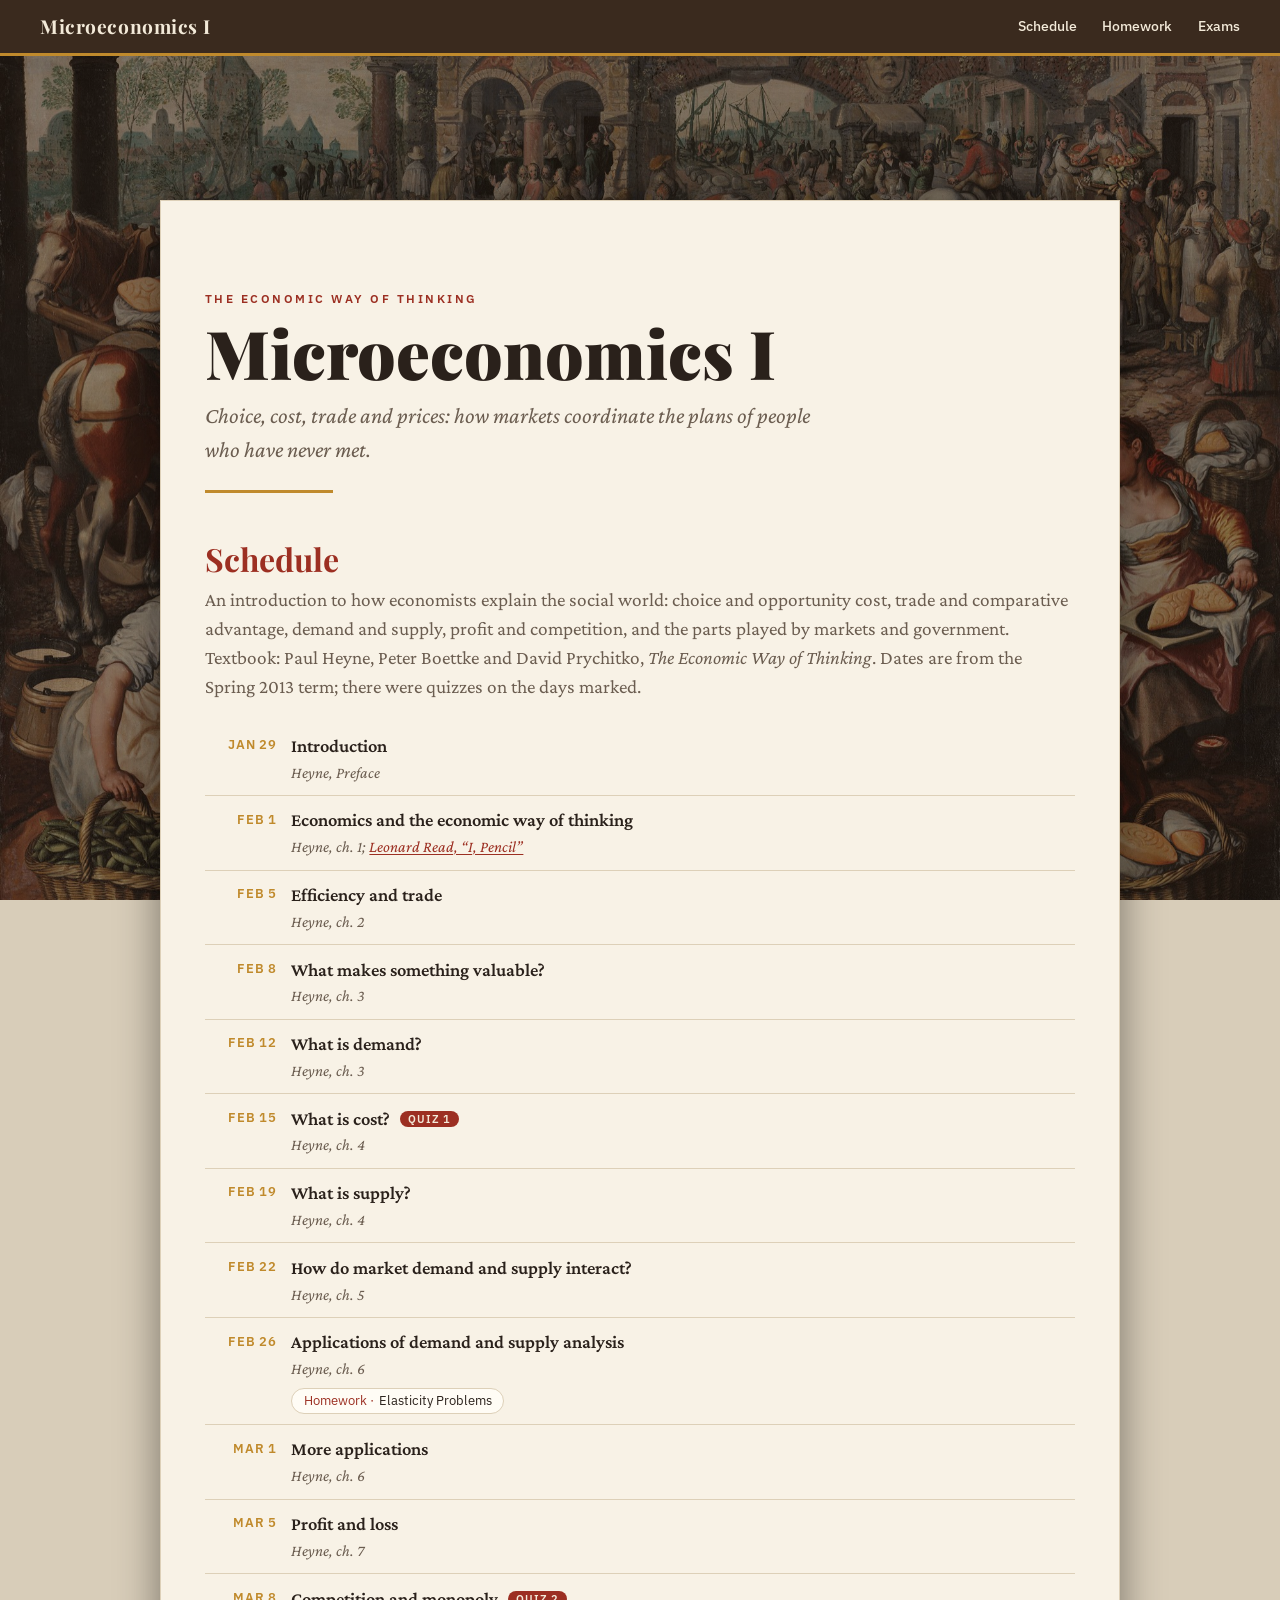
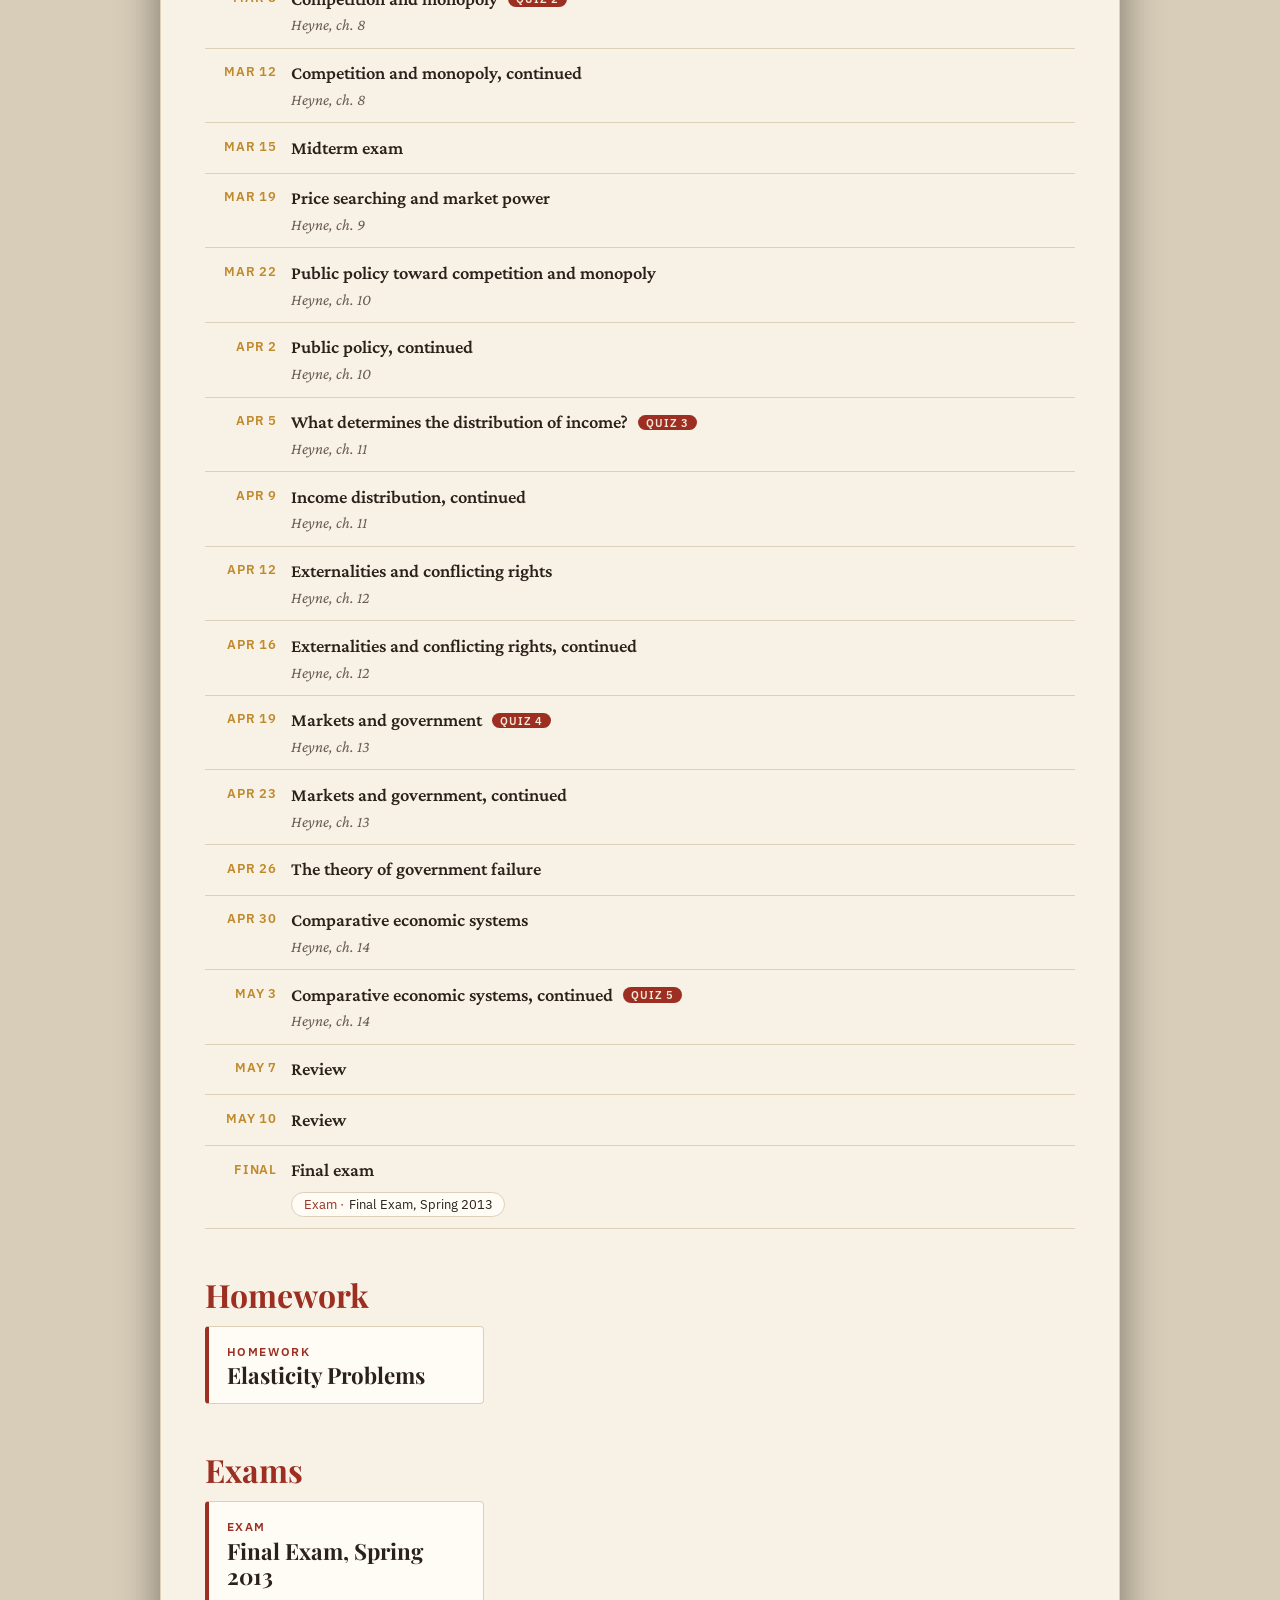
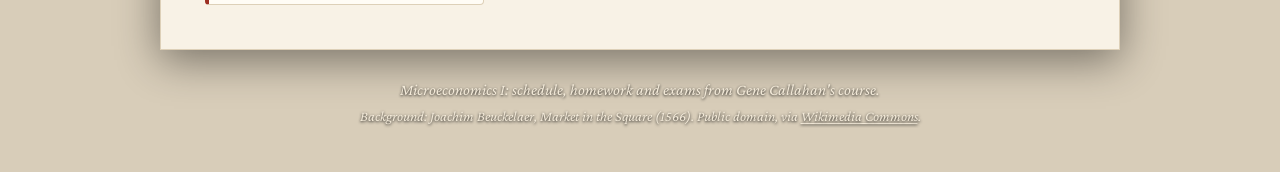
<file: index.html>
<!DOCTYPE html>
<html lang="en">
<head>
    <meta charset="utf-8">
    <meta name="viewport" content="width=device-width, initial-scale=1">
    <title>Microeconomics I</title>
    <link rel="preconnect" href="https://fonts.googleapis.com">
    <link rel="preconnect" href="https://fonts.gstatic.com" crossorigin>
    <link rel="stylesheet" href="https://fonts.googleapis.com/css2?family=Playfair+Display:wght@700;900&family=Crimson+Pro:ital,wght@0,400;0,600;1,400&family=IBM+Plex+Sans:wght@500;600&display=swap">
    <link rel="stylesheet" href="style.css?v=536da051">
</head>
<body class="home">
<nav class="site-nav">
  <a class="brand" href="index.html">Microeconomics I</a>
  <span class="links">
    <a href="index.html#schedule">Schedule</a>
    <a href="index.html#homework">Homework</a>
    <a href="index.html#exams">Exams</a>
  </span>
</nav>
<div class="sheet">
<header class="hero">
  <p class="kicker">The economic way of thinking</p>
  <h1>Microeconomics I</h1>
  <p class="sub">Choice, cost, trade and prices: how markets coordinate the plans of people who have never met.</p>
</header>
<main>
<section id="schedule">
<h2>Schedule</h2>
<p class="lede">An introduction to how economists explain the social world: choice and opportunity cost, trade and comparative advantage, demand and supply, profit and competition, and the parts played by markets and government. Textbook: Paul Heyne, Peter Boettke and David Prychitko, <cite>The Economic Way of Thinking</cite>. Dates are from the Spring 2013
term; there were quizzes on the days marked.</p>
<ol class="schedule">
<li class="topic"><span class="date">Jan 29</span><div><span class="title">Introduction</span><span class="reading">Heyne, Preface</span></div></li>
<li class="topic"><span class="date">Feb 1</span><div><span class="title">Economics and the economic way of thinking</span><span class="reading">Heyne, ch. 1; <a href="https://fee.org/ebooks/i-pencil">Leonard Read, &ldquo;I, Pencil&rdquo;</a></span></div></li>
<li class="topic"><span class="date">Feb 5</span><div><span class="title">Efficiency and trade</span><span class="reading">Heyne, ch. 2</span></div></li>
<li class="topic"><span class="date">Feb 8</span><div><span class="title">What makes something valuable?</span><span class="reading">Heyne, ch. 3</span></div></li>
<li class="topic"><span class="date">Feb 12</span><div><span class="title">What is demand?</span><span class="reading">Heyne, ch. 3</span></div></li>
<li class="topic"><span class="date">Feb 15</span><div><span class="title">What is cost?</span><span class="event">Quiz 1</span><span class="reading">Heyne, ch. 4</span></div></li>
<li class="topic"><span class="date">Feb 19</span><div><span class="title">What is supply?</span><span class="reading">Heyne, ch. 4</span></div></li>
<li class="topic"><span class="date">Feb 22</span><div><span class="title">How do market demand and supply interact?</span><span class="reading">Heyne, ch. 5</span></div></li>
<li class="topic"><span class="date">Feb 26</span><div><span class="title">Applications of demand and supply analysis</span><span class="reading">Heyne, ch. 6</span><span class="chips"><a class="chip homework" href="homework/elasticity-homework.html">Elasticity Problems</a></span></div></li>
<li class="topic"><span class="date">Mar 1</span><div><span class="title">More applications</span><span class="reading">Heyne, ch. 6</span></div></li>
<li class="topic"><span class="date">Mar 5</span><div><span class="title">Profit and loss</span><span class="reading">Heyne, ch. 7</span></div></li>
<li class="topic"><span class="date">Mar 8</span><div><span class="title">Competition and monopoly</span><span class="event">Quiz 2</span><span class="reading">Heyne, ch. 8</span></div></li>
<li class="topic"><span class="date">Mar 12</span><div><span class="title">Competition and monopoly, continued</span><span class="reading">Heyne, ch. 8</span></div></li>
<li class="topic"><span class="date">Mar 15</span><div><span class="title">Midterm exam</span></div></li>
<li class="topic"><span class="date">Mar 19</span><div><span class="title">Price searching and market power</span><span class="reading">Heyne, ch. 9</span></div></li>
<li class="topic"><span class="date">Mar 22</span><div><span class="title">Public policy toward competition and monopoly</span><span class="reading">Heyne, ch. 10</span></div></li>
<li class="topic"><span class="date">Apr 2</span><div><span class="title">Public policy, continued</span><span class="reading">Heyne, ch. 10</span></div></li>
<li class="topic"><span class="date">Apr 5</span><div><span class="title">What determines the distribution of income?</span><span class="event">Quiz 3</span><span class="reading">Heyne, ch. 11</span></div></li>
<li class="topic"><span class="date">Apr 9</span><div><span class="title">Income distribution, continued</span><span class="reading">Heyne, ch. 11</span></div></li>
<li class="topic"><span class="date">Apr 12</span><div><span class="title">Externalities and conflicting rights</span><span class="reading">Heyne, ch. 12</span></div></li>
<li class="topic"><span class="date">Apr 16</span><div><span class="title">Externalities and conflicting rights, continued</span><span class="reading">Heyne, ch. 12</span></div></li>
<li class="topic"><span class="date">Apr 19</span><div><span class="title">Markets and government</span><span class="event">Quiz 4</span><span class="reading">Heyne, ch. 13</span></div></li>
<li class="topic"><span class="date">Apr 23</span><div><span class="title">Markets and government, continued</span><span class="reading">Heyne, ch. 13</span></div></li>
<li class="topic"><span class="date">Apr 26</span><div><span class="title">The theory of government failure</span></div></li>
<li class="topic"><span class="date">Apr 30</span><div><span class="title">Comparative economic systems</span><span class="reading">Heyne, ch. 14</span></div></li>
<li class="topic"><span class="date">May 3</span><div><span class="title">Comparative economic systems, continued</span><span class="event">Quiz 5</span><span class="reading">Heyne, ch. 14</span></div></li>
<li class="topic"><span class="date">May 7</span><div><span class="title">Review</span></div></li>
<li class="topic"><span class="date">May 10</span><div><span class="title">Review</span></div></li>
<li class="topic"><span class="date">Final</span><div><span class="title">Final exam</span><span class="chips"><a class="chip exam" href="exams/final-2013.html">Final Exam, Spring 2013</a></span></div></li>
</ol>
</section>
<section id="homework">
<h2>Homework</h2>
<ul class="cards">
<li><a class="card" href="homework/elasticity-homework.html"><span class="label">Homework</span><span class="title">Elasticity Problems</span></a></li>
</ul>
</section>
<section id="exams">
<h2>Exams</h2>
<ul class="cards">
<li><a class="card" href="exams/final-2013.html"><span class="label">Exam</span><span class="title">Final Exam, Spring 2013</span></a></li>
</ul>
</section>
</main>
</div>
<footer class="site-footer">
  <p>Microeconomics I: schedule, homework and exams from Gene Callahan's course.</p>
  <p class="credit">Background: Joachim Beuckelaer, <cite>Market in the Square</cite> (1566). Public domain, via <a href="https://commons.wikimedia.org/wiki/File:Joachim_Beuckelaer_-_Market_in_the_Square.jpg">Wikimedia Commons</a>.</p>
</footer>
</body>
</html>
</file>
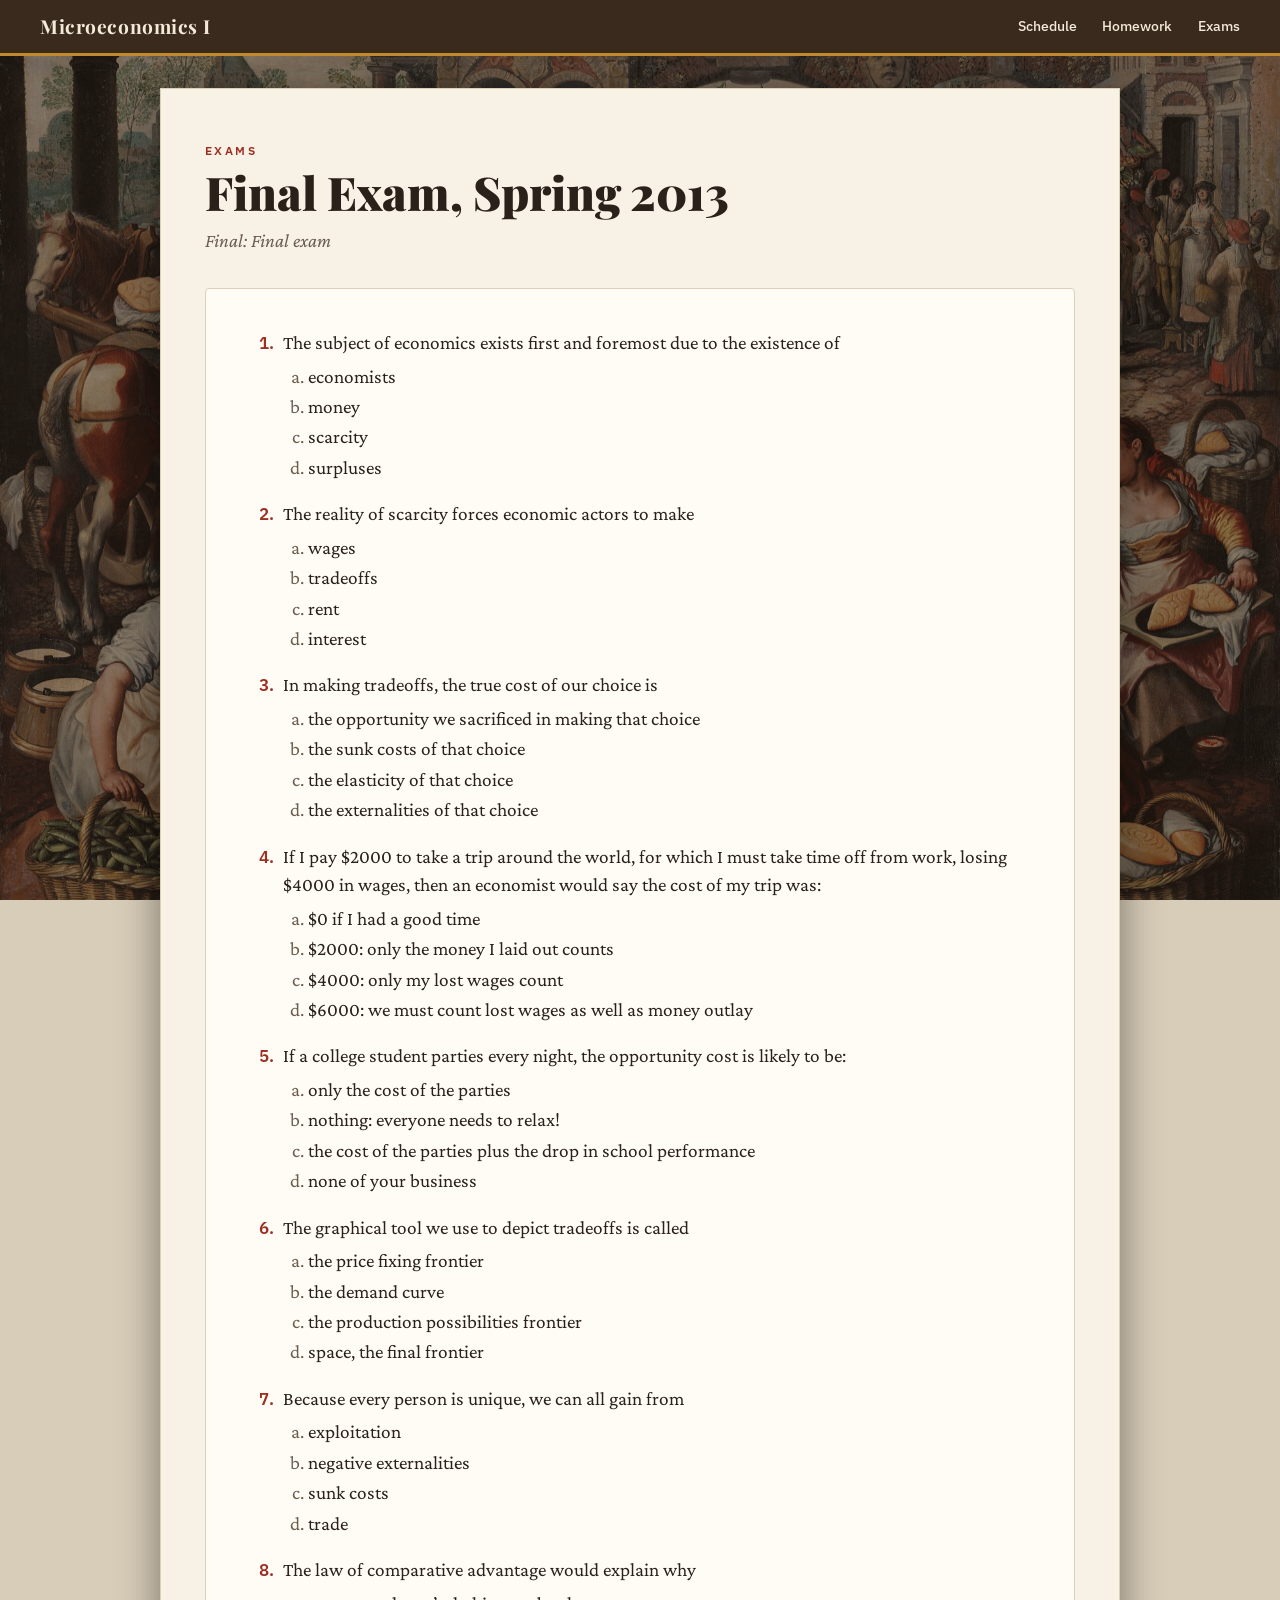
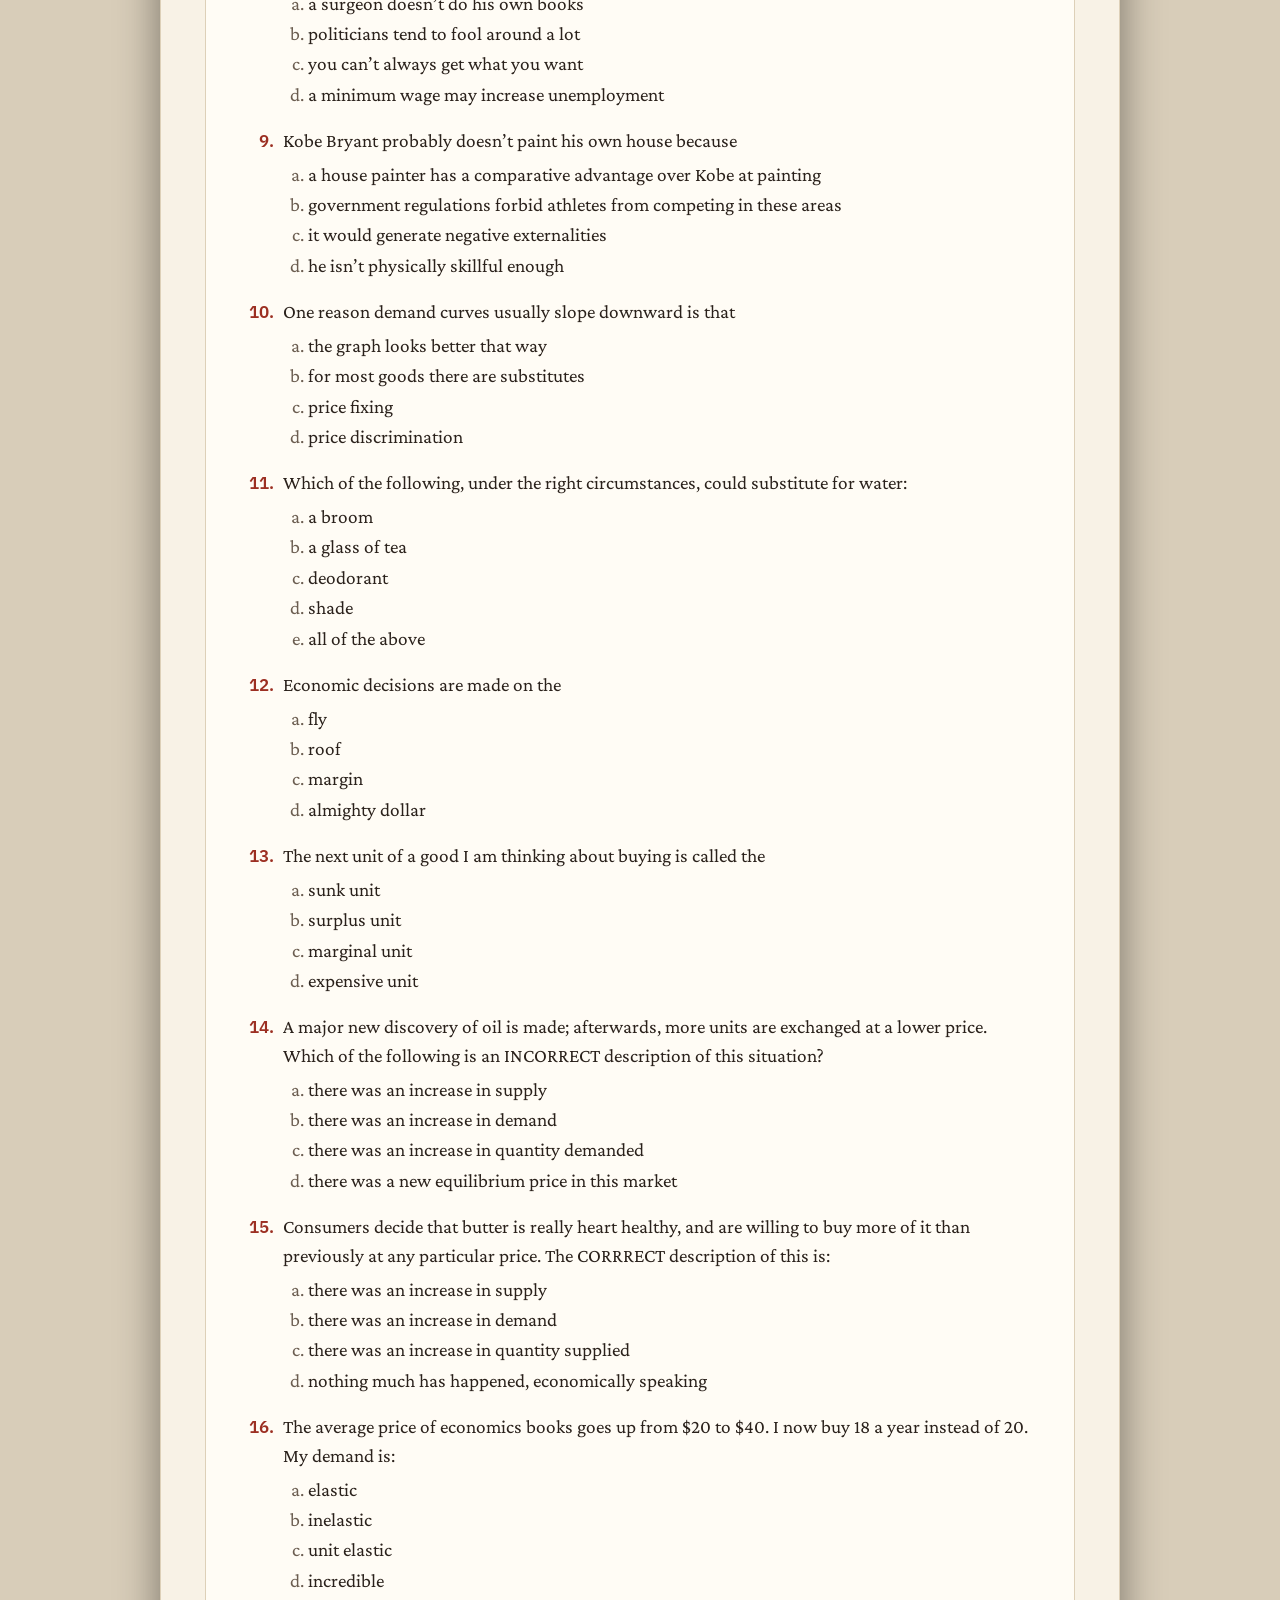
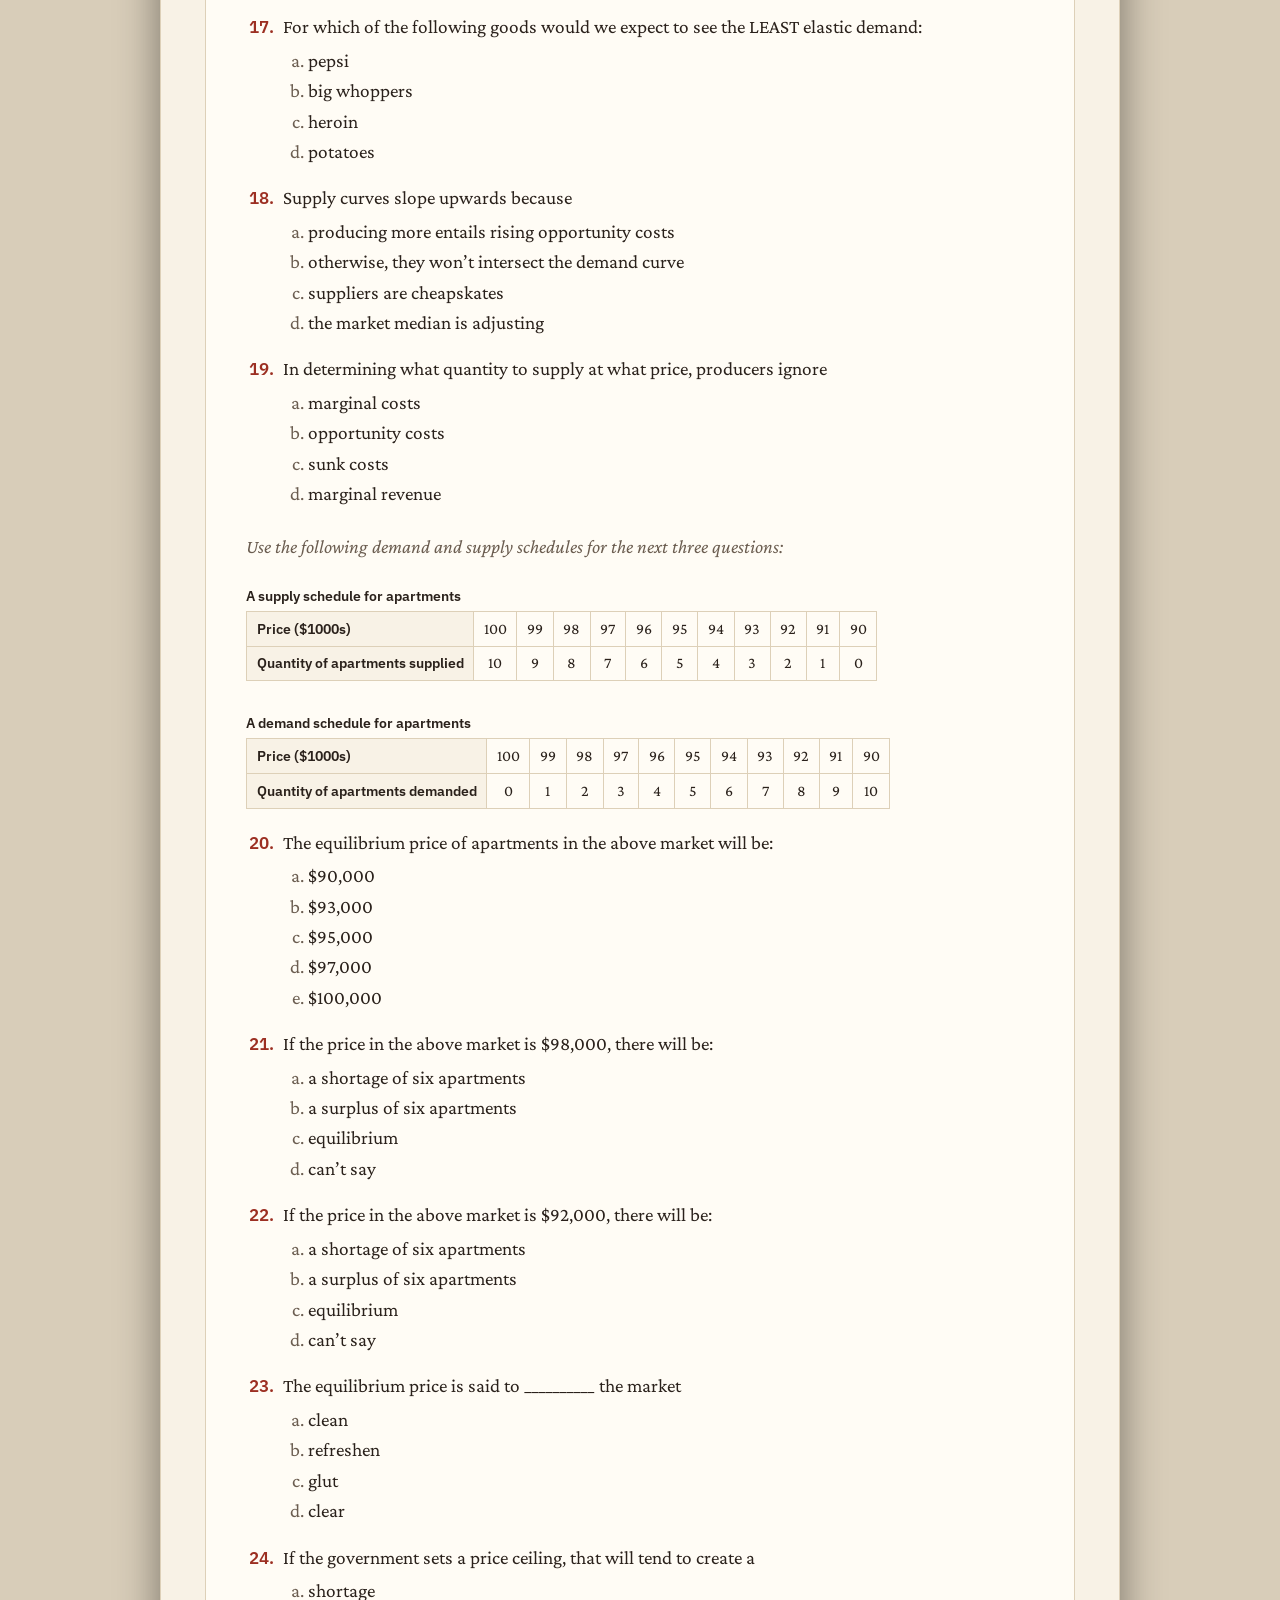
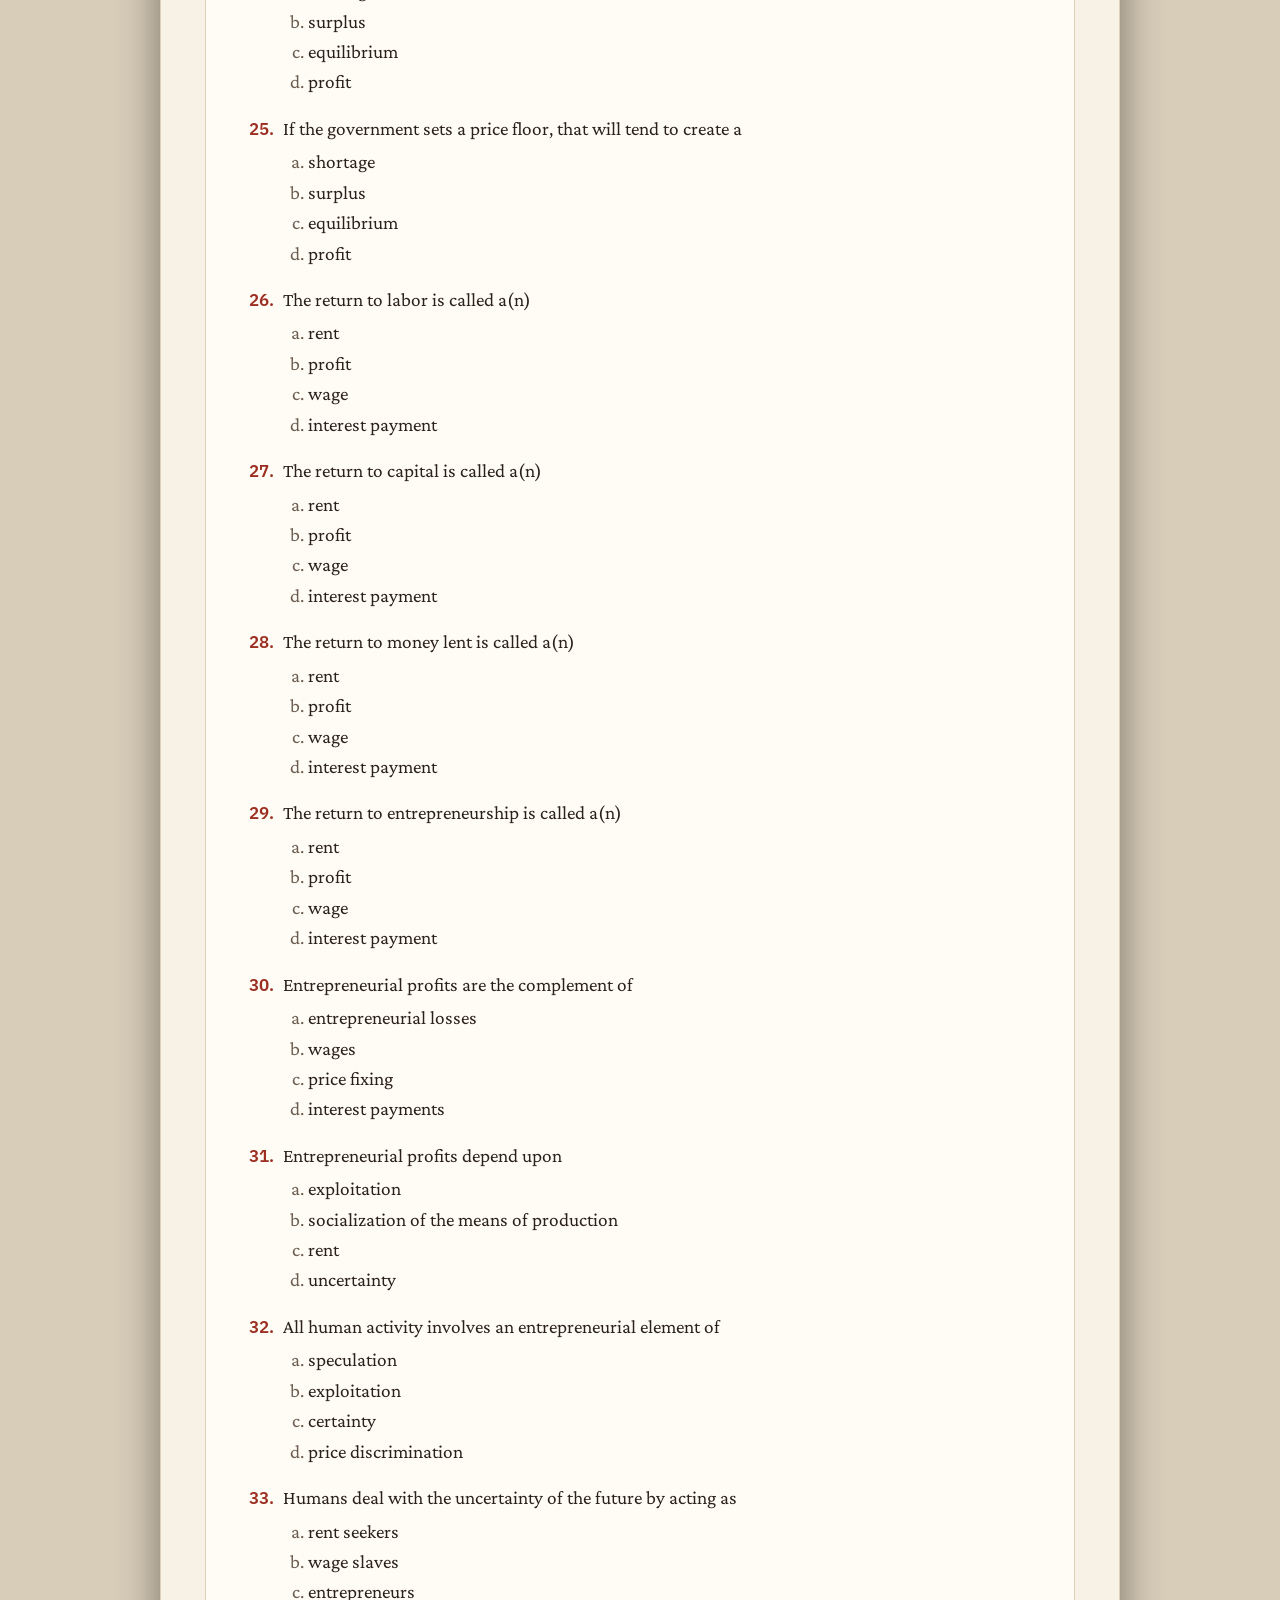
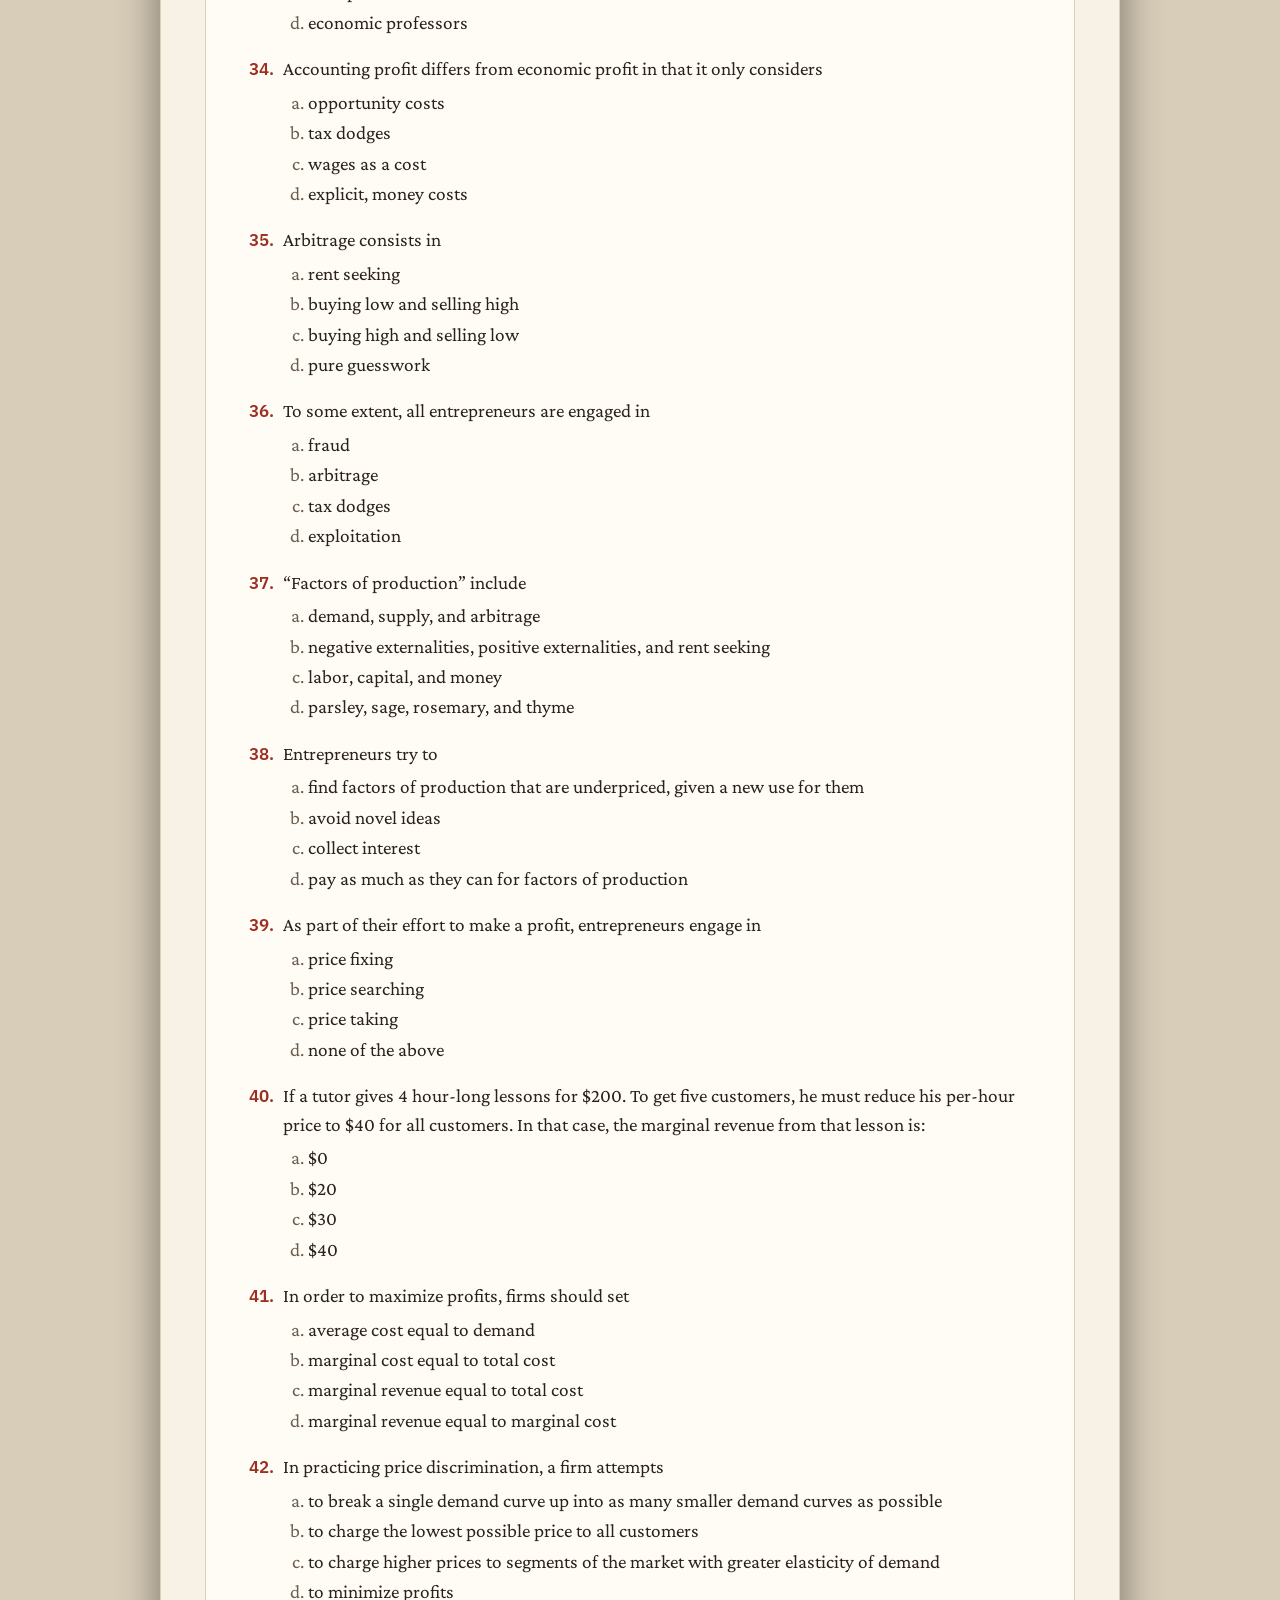
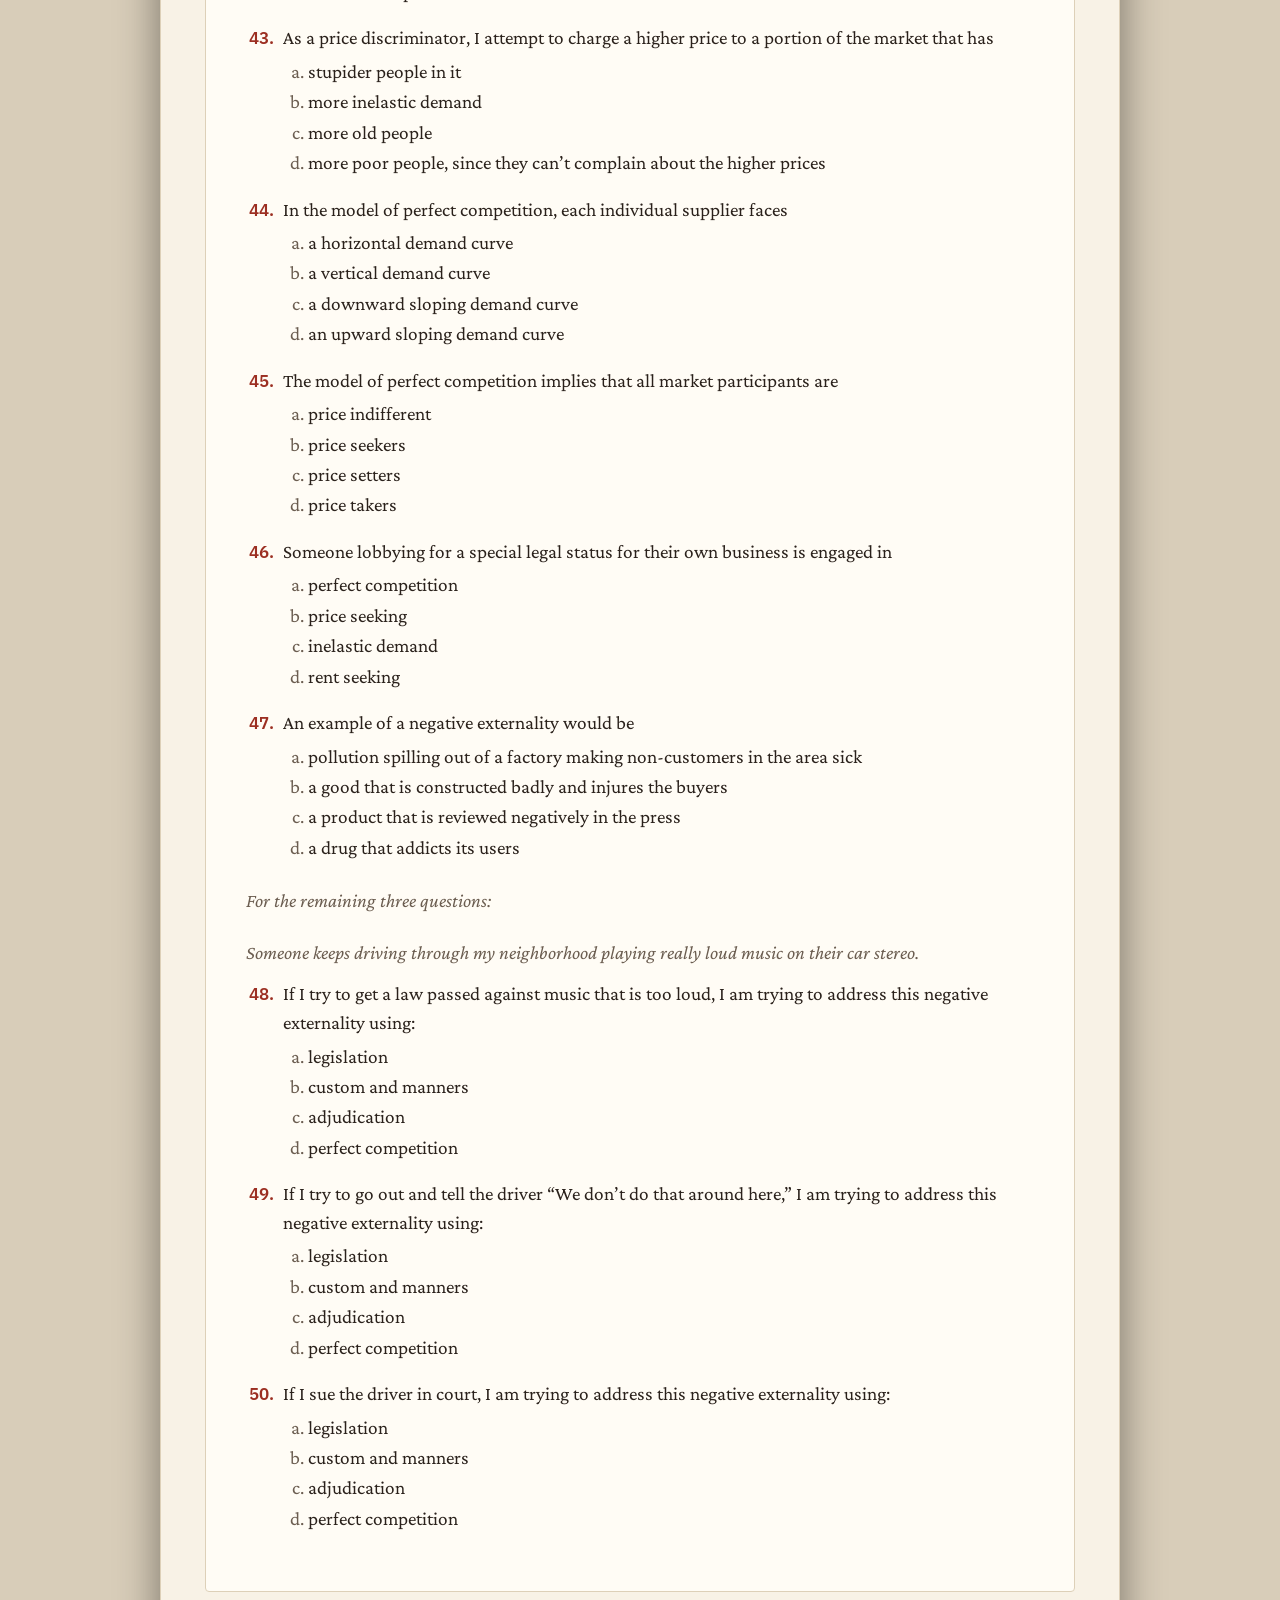
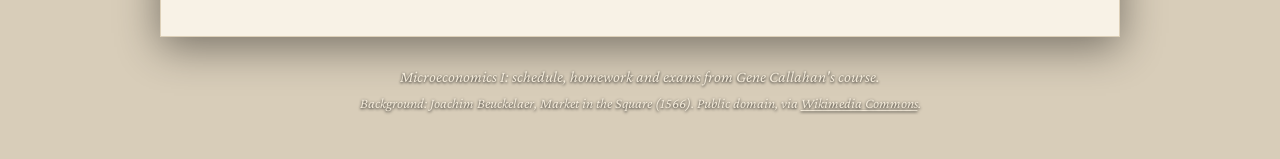
<file: exams/final-2013.html>
<!DOCTYPE html>
<html lang="en">
<head>
    <meta charset="utf-8">
    <meta name="viewport" content="width=device-width, initial-scale=1">
    <title>Final Exam, Spring 2013 · Microeconomics I</title>
    <link rel="preconnect" href="https://fonts.googleapis.com">
    <link rel="preconnect" href="https://fonts.gstatic.com" crossorigin>
    <link rel="stylesheet" href="https://fonts.googleapis.com/css2?family=Playfair+Display:wght@700;900&family=Crimson+Pro:ital,wght@0,400;0,600;1,400&family=IBM+Plex+Sans:wght@500;600&display=swap">
    <link rel="stylesheet" href="../style.css?v=536da051">
</head>
<body class="exams">
<nav class="site-nav">
  <a class="brand" href="../index.html">Microeconomics I</a>
  <span class="links">
    <a href="../index.html#schedule">Schedule</a>
    <a href="../index.html#homework">Homework</a>
    <a href="../index.html#exams">Exams</a>
  </span>
</nav>
<div class="sheet">
<header class="hero">
  <p class="kicker">Exams</p>
  <h1>Final Exam, Spring 2013</h1>
  <p class="sub">Final: Final exam</p>
</header>
<main>
<article class="paper">
<ol class="questions" start="1">
<li><p>The subject of economics exists first and foremost due to the existence of</p>
<ol class="options" type="a">
<li>economists</li>
<li>money</li>
<li>scarcity</li>
<li>surpluses</li>
</ol>
</li>
<li><p>The reality of scarcity forces economic actors to make</p>
<ol class="options" type="a">
<li>wages</li>
<li>tradeoffs</li>
<li>rent</li>
<li>interest</li>
</ol>
</li>
<li><p>In making tradeoffs, the true cost of our choice is</p>
<ol class="options" type="a">
<li>the opportunity we sacrificed in making that choice</li>
<li>the sunk costs of that choice</li>
<li>the elasticity of that choice</li>
<li>the externalities of that choice</li>
</ol>
</li>
<li><p>If I pay $2000 to take a trip around the world, for which I must take time off from work, losing $4000 in wages, then an economist would say the cost of my trip was:</p>
<ol class="options" type="a">
<li>$0 if I had a good time</li>
<li>$2000: only the money I laid out counts</li>
<li>$4000: only my lost wages count</li>
<li>$6000: we must count lost wages as well as money outlay</li>
</ol>
</li>
<li><p>If a college student parties every night, the opportunity cost is likely to be:</p>
<ol class="options" type="a">
<li>only the cost of the parties</li>
<li>nothing: everyone needs to relax!</li>
<li>the cost of the parties plus the drop in school performance</li>
<li>none of your business</li>
</ol>
</li>
<li><p>The graphical tool we use to depict tradeoffs is called</p>
<ol class="options" type="a">
<li>the price fixing frontier</li>
<li>the demand curve</li>
<li>the production possibilities frontier</li>
<li>space, the final frontier</li>
</ol>
</li>
<li><p>Because every person is unique, we can all gain from</p>
<ol class="options" type="a">
<li>exploitation</li>
<li>negative externalities</li>
<li>sunk costs</li>
<li>trade</li>
</ol>
</li>
<li><p>The law of comparative advantage would explain why</p>
<ol class="options" type="a">
<li>a surgeon doesn’t do his own books</li>
<li>politicians tend to fool around a lot</li>
<li>you can’t always get what you want</li>
<li>a minimum wage may increase unemployment</li>
</ol>
</li>
<li><p>Kobe Bryant probably doesn’t paint his own house because</p>
<ol class="options" type="a">
<li>a house painter has a comparative advantage over Kobe at painting</li>
<li>government regulations forbid athletes from competing in these areas</li>
<li>it would generate negative externalities</li>
<li>he isn’t physically skillful enough</li>
</ol>
</li>
<li><p>One reason demand curves usually slope downward is that</p>
<ol class="options" type="a">
<li>the graph looks better that way</li>
<li>for most goods there are substitutes</li>
<li>price fixing</li>
<li>price discrimination</li>
</ol>
</li>
<li><p>Which of the following, under the right circumstances, could substitute for water:</p>
<ol class="options" type="a">
<li>a broom</li>
<li>a glass of tea</li>
<li>deodorant</li>
<li>shade</li>
<li>all of the above</li>
</ol>
</li>
<li><p>Economic decisions are made on the</p>
<ol class="options" type="a">
<li>fly</li>
<li>roof</li>
<li>margin</li>
<li>almighty dollar</li>
</ol>
</li>
<li><p>The next unit of a good I am thinking about buying is called the</p>
<ol class="options" type="a">
<li>sunk unit</li>
<li>surplus unit</li>
<li>marginal unit</li>
<li>expensive unit</li>
</ol>
</li>
<li><p>A major new discovery of oil is made; afterwards, more units are exchanged at a lower price. Which of the following is an INCORRECT description of this situation?</p>
<ol class="options" type="a">
<li>there was an increase in supply</li>
<li>there was an increase in demand</li>
<li>there was an increase in quantity demanded</li>
<li>there was a new equilibrium price in this market</li>
</ol>
</li>
<li><p>Consumers decide that butter is really heart healthy, and are willing to buy more of it than previously at any particular price. The CORRRECT description of this is:</p>
<ol class="options" type="a">
<li>there was an increase in supply</li>
<li>there was an increase in demand</li>
<li>there was an increase in quantity supplied</li>
<li>nothing much has happened, economically speaking</li>
</ol>
</li>
<li><p>The average price of economics books goes up from $20 to $40. I now buy 18 a year instead of 20. My demand is:</p>
<ol class="options" type="a">
<li>elastic</li>
<li>inelastic</li>
<li>unit elastic</li>
<li>incredible</li>
</ol>
</li>
<li><p>For which of the following goods would we expect to see the LEAST elastic demand:</p>
<ol class="options" type="a">
<li>pepsi</li>
<li>big whoppers</li>
<li>heroin</li>
<li>potatoes</li>
</ol>
</li>
<li><p>Supply curves slope upwards because</p>
<ol class="options" type="a">
<li>producing more entails rising opportunity costs</li>
<li>otherwise, they won’t intersect the demand curve</li>
<li>suppliers are cheapskates</li>
<li>the market median is adjusting</li>
</ol>
</li>
<li><p>In determining what quantity to supply at what price, producers ignore</p>
<ol class="options" type="a">
<li>marginal costs</li>
<li>opportunity costs</li>
<li>sunk costs</li>
<li>marginal revenue</li>
</ol>
</li>
</ol>
<p class="instructions">Use the following demand and supply schedules for the next three questions:</p>
<div class="table-wrap"><table class="schedule-table">
<caption>A supply schedule for apartments</caption>
<tr><th scope="row">Price ($1000s)</th><td>100</td><td>99</td><td>98</td><td>97</td><td>96</td><td>95</td><td>94</td><td>93</td><td>92</td><td>91</td><td>90</td></tr>
<tr><th scope="row">Quantity of apartments supplied</th><td>10</td><td>9</td><td>8</td><td>7</td><td>6</td><td>5</td><td>4</td><td>3</td><td>2</td><td>1</td><td>0</td></tr>
</table></div>
<div class="table-wrap"><table class="schedule-table">
<caption>A demand schedule for apartments</caption>
<tr><th scope="row">Price ($1000s)</th><td>100</td><td>99</td><td>98</td><td>97</td><td>96</td><td>95</td><td>94</td><td>93</td><td>92</td><td>91</td><td>90</td></tr>
<tr><th scope="row">Quantity of apartments demanded</th><td>0</td><td>1</td><td>2</td><td>3</td><td>4</td><td>5</td><td>6</td><td>7</td><td>8</td><td>9</td><td>10</td></tr>
</table></div>
<ol class="questions" start="20">
<li><p>The equilibrium price of apartments in the above market will be:</p>
<ol class="options" type="a">
<li>$90,000</li>
<li>$93,000</li>
<li>$95,000</li>
<li>$97,000</li>
<li>$100,000</li>
</ol>
</li>
<li><p>If the price in the above market is $98,000, there will be:</p>
<ol class="options" type="a">
<li>a shortage of six apartments</li>
<li>a surplus of six apartments</li>
<li>equilibrium</li>
<li>can’t say</li>
</ol>
</li>
<li><p>If the price in the above market is $92,000, there will be:</p>
<ol class="options" type="a">
<li>a shortage of six apartments</li>
<li>a surplus of six apartments</li>
<li>equilibrium</li>
<li>can’t say</li>
</ol>
</li>
<li><p>The equilibrium price is said to __________ the market</p>
<ol class="options" type="a">
<li>clean</li>
<li>refreshen</li>
<li>glut</li>
<li>clear</li>
</ol>
</li>
<li><p>If the government sets a price ceiling, that will tend to create a</p>
<ol class="options" type="a">
<li>shortage</li>
<li>surplus</li>
<li>equilibrium</li>
<li>profit</li>
</ol>
</li>
<li><p>If the government sets a price floor, that will tend to create a</p>
<ol class="options" type="a">
<li>shortage</li>
<li>surplus</li>
<li>equilibrium</li>
<li>profit</li>
</ol>
</li>
<li><p>The return to labor is called a(n)</p>
<ol class="options" type="a">
<li>rent</li>
<li>profit</li>
<li>wage</li>
<li>interest payment</li>
</ol>
</li>
<li><p>The return to capital is called a(n)</p>
<ol class="options" type="a">
<li>rent</li>
<li>profit</li>
<li>wage</li>
<li>interest payment</li>
</ol>
</li>
<li><p>The return to money lent is called a(n)</p>
<ol class="options" type="a">
<li>rent</li>
<li>profit</li>
<li>wage</li>
<li>interest payment</li>
</ol>
</li>
<li><p>The return to entrepreneurship is called a(n)</p>
<ol class="options" type="a">
<li>rent</li>
<li>profit</li>
<li>wage</li>
<li>interest payment</li>
</ol>
</li>
<li><p>Entrepreneurial profits are the complement of</p>
<ol class="options" type="a">
<li>entrepreneurial losses</li>
<li>wages</li>
<li>price fixing</li>
<li>interest payments</li>
</ol>
</li>
<li><p>Entrepreneurial profits depend upon</p>
<ol class="options" type="a">
<li>exploitation</li>
<li>socialization of the means of production</li>
<li>rent</li>
<li>uncertainty</li>
</ol>
</li>
<li><p>All human activity involves an entrepreneurial element of</p>
<ol class="options" type="a">
<li>speculation</li>
<li>exploitation</li>
<li>certainty</li>
<li>price discrimination</li>
</ol>
</li>
<li><p>Humans deal with the uncertainty of the future by acting as</p>
<ol class="options" type="a">
<li>rent seekers</li>
<li>wage slaves</li>
<li>entrepreneurs</li>
<li>economic professors</li>
</ol>
</li>
<li><p>Accounting profit differs from economic profit in that it only considers</p>
<ol class="options" type="a">
<li>opportunity costs</li>
<li>tax dodges</li>
<li>wages as a cost</li>
<li>explicit, money costs</li>
</ol>
</li>
<li><p>Arbitrage consists in</p>
<ol class="options" type="a">
<li>rent seeking</li>
<li>buying low and selling high</li>
<li>buying high and selling low</li>
<li>pure guesswork</li>
</ol>
</li>
<li><p>To some extent, all entrepreneurs are engaged in</p>
<ol class="options" type="a">
<li>fraud</li>
<li>arbitrage</li>
<li>tax dodges</li>
<li>exploitation</li>
</ol>
</li>
<li><p>“Factors of production” include</p>
<ol class="options" type="a">
<li>demand, supply, and arbitrage</li>
<li>negative externalities, positive externalities, and rent seeking</li>
<li>labor, capital, and money</li>
<li>parsley, sage, rosemary, and thyme</li>
</ol>
</li>
<li><p>Entrepreneurs try to</p>
<ol class="options" type="a">
<li>find factors of production that are underpriced, given a new use for them</li>
<li>avoid novel ideas</li>
<li>collect interest</li>
<li>pay as much as they can for factors of production</li>
</ol>
</li>
<li><p>As part of their effort to make a profit, entrepreneurs engage in</p>
<ol class="options" type="a">
<li>price fixing</li>
<li>price searching</li>
<li>price taking</li>
<li>none of the above</li>
</ol>
</li>
<li><p>If a tutor gives 4 hour-long lessons for $200. To get five customers, he must reduce his per-hour price to $40 for all customers. In that case, the marginal revenue from that lesson is:</p>
<ol class="options" type="a">
<li>$0</li>
<li>$20</li>
<li>$30</li>
<li>$40</li>
</ol>
</li>
<li><p>In order to maximize profits, firms should set</p>
<ol class="options" type="a">
<li>average cost equal to demand</li>
<li>marginal cost equal to total cost</li>
<li>marginal revenue equal to total cost</li>
<li>marginal revenue equal to marginal cost</li>
</ol>
</li>
<li><p>In practicing price discrimination, a firm attempts</p>
<ol class="options" type="a">
<li>to break a single demand curve up into as many smaller demand curves as possible</li>
<li>to charge the lowest possible price to all customers</li>
<li>to charge higher prices to segments of the market with greater elasticity of demand</li>
<li>to minimize profits</li>
</ol>
</li>
<li><p>As a price discriminator, I attempt to charge a higher price to a portion of the market that has</p>
<ol class="options" type="a">
<li>stupider people in it</li>
<li>more inelastic demand</li>
<li>more old people</li>
<li>more poor people, since they can’t complain about the higher prices</li>
</ol>
</li>
<li><p>In the model of perfect competition, each individual supplier faces</p>
<ol class="options" type="a">
<li>a horizontal demand curve</li>
<li>a vertical demand curve</li>
<li>a downward sloping demand curve</li>
<li>an upward sloping demand curve</li>
</ol>
</li>
<li><p>The model of perfect competition implies that all market participants are</p>
<ol class="options" type="a">
<li>price indifferent</li>
<li>price seekers</li>
<li>price setters</li>
<li>price takers</li>
</ol>
</li>
<li><p>Someone lobbying for a special legal status for their own business is engaged in</p>
<ol class="options" type="a">
<li>perfect competition</li>
<li>price seeking</li>
<li>inelastic demand</li>
<li>rent seeking</li>
</ol>
</li>
<li><p>An example of a negative externality would be</p>
<ol class="options" type="a">
<li>pollution spilling out of a factory making non-customers in the area sick</li>
<li>a good that is constructed badly and injures the buyers</li>
<li>a product that is reviewed negatively in the press</li>
<li>a drug that addicts its users</li>
</ol>
</li>
</ol>
<p class="instructions">For the remaining three questions:</p>
<p class="instructions">Someone keeps driving through my neighborhood playing really loud music on their car stereo.</p>
<ol class="questions" start="48">
<li><p>If I try to get a law passed against music that is too loud, I am trying to address this negative externality using:</p>
<ol class="options" type="a">
<li>legislation</li>
<li>custom and manners</li>
<li>adjudication</li>
<li>perfect competition</li>
</ol>
</li>
<li><p>If I try to go out and tell the driver “We don’t do that around here,” I am trying to address this negative externality using:</p>
<ol class="options" type="a">
<li>legislation</li>
<li>custom and manners</li>
<li>adjudication</li>
<li>perfect competition</li>
</ol>
</li>
<li><p>If I sue the driver in court, I am trying to address this negative externality using:</p>
<ol class="options" type="a">
<li>legislation</li>
<li>custom and manners</li>
<li>adjudication</li>
<li>perfect competition</li>
</ol>
</li>
</ol>
</article>
</main>
</div>
<footer class="site-footer">
  <p>Microeconomics I: schedule, homework and exams from Gene Callahan's course.</p>
  <p class="credit">Background: Joachim Beuckelaer, <cite>Market in the Square</cite> (1566). Public domain, via <a href="https://commons.wikimedia.org/wiki/File:Joachim_Beuckelaer_-_Market_in_the_Square.jpg">Wikimedia Commons</a>.</p>
</footer>
</body>
</html>
</file>
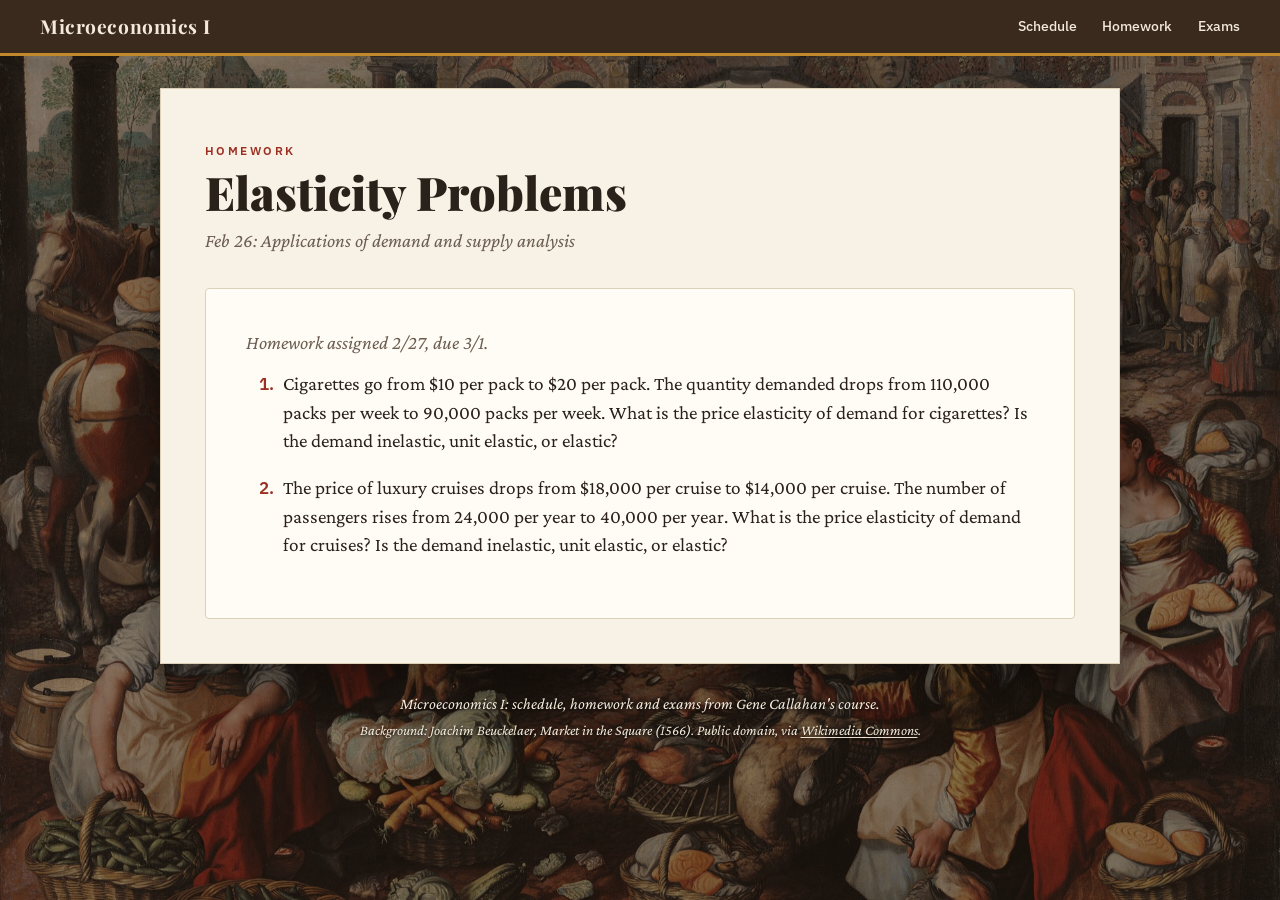
<file: homework/elasticity-homework.html>
<!DOCTYPE html>
<html lang="en">
<head>
    <meta charset="utf-8">
    <meta name="viewport" content="width=device-width, initial-scale=1">
    <title>Elasticity Problems · Microeconomics I</title>
    <link rel="preconnect" href="https://fonts.googleapis.com">
    <link rel="preconnect" href="https://fonts.gstatic.com" crossorigin>
    <link rel="stylesheet" href="https://fonts.googleapis.com/css2?family=Playfair+Display:wght@700;900&family=Crimson+Pro:ital,wght@0,400;0,600;1,400&family=IBM+Plex+Sans:wght@500;600&display=swap">
    <link rel="stylesheet" href="../style.css?v=536da051">
</head>
<body class="homework">
<nav class="site-nav">
  <a class="brand" href="../index.html">Microeconomics I</a>
  <span class="links">
    <a href="../index.html#schedule">Schedule</a>
    <a href="../index.html#homework">Homework</a>
    <a href="../index.html#exams">Exams</a>
  </span>
</nav>
<div class="sheet">
<header class="hero">
  <p class="kicker">Homework</p>
  <h1>Elasticity Problems</h1>
  <p class="sub">Feb 26: Applications of demand and supply analysis</p>
</header>
<main>
<article class="paper">
<p class="instructions">Homework assigned 2/27, due 3/1.</p>
<ol class="questions" start="1">
<li><p>Cigarettes go from $10 per pack to $20 per pack. The quantity demanded drops from 110,000 packs per week to 90,000 packs per week. What is the price elasticity of demand for cigarettes? Is the demand inelastic, unit elastic, or elastic?</p>
</li>
<li><p>The price of luxury cruises drops from $18,000 per cruise to $14,000 per cruise. The number of passengers rises from 24,000 per year to 40,000 per year. What is the price elasticity of demand for cruises? Is the demand inelastic, unit elastic, or elastic?</p>
</li>
</ol>
</article>
</main>
</div>
<footer class="site-footer">
  <p>Microeconomics I: schedule, homework and exams from Gene Callahan's course.</p>
  <p class="credit">Background: Joachim Beuckelaer, <cite>Market in the Square</cite> (1566). Public domain, via <a href="https://commons.wikimedia.org/wiki/File:Joachim_Beuckelaer_-_Market_in_the_Square.jpg">Wikimedia Commons</a>.</p>
</footer>
</body>
</html>
</file>
<file: style.css>
/* Shared styles for the Microeconomics I site.
   Look: a sheet laid over Joachim Beuckelaer's "Market in the Square" (1566):
   madder red, ochre and walnut, Playfair Display and Crimson Pro type.
   Every colour, width and font is defined once, here. */

:root {
    /* colours */
    --ink: #2a211b;
    --muted: #6b5d50;
    --accent: #9c2f22;           /* primary accent: the market-women's madder red */
    --accent-light: #c0442f;
    --ochre: #c08a2c;            /* secondary accent: basket and bread ochre */
    --bar: #3a2a1e;              /* top bar: walnut */
    --bar-text: #f3ead9;
    --desk: #d8cdb9;
    --paper: #f8f2e6;
    --card: #fffcf5;
    --rule: #ddd0b8;
    --backdrop-tint: rgba(40, 24, 14, 0.35);   /* darkens the painting behind the page */
    --shadow: rgba(0, 0, 0, 0.45);

    /* type */
    --display: "Playfair Display", Georgia, serif;
    --serif: "Crimson Pro", Georgia, "Times New Roman", serif;
    --sans: "IBM Plex Sans", "Helvetica Neue", Arial, sans-serif;
    --base-size: 1.2rem;

    /* geometry */
    --page-width: 60rem;
    --date-column: 4.5rem;
    --sheet-pad-x: clamp(1rem, 4vw, 2.75rem);
    --radius: 4px;

    /* background painting */
    --backdrop: url("graphics/beuckelaer-market-in-the-square.jpg");
}

* { box-sizing: border-box; }

html { scroll-padding-top: 4.5rem; }

body {
    margin: 0;
    min-height: 100vh;
    overflow-x: hidden;
    font-family: var(--serif);
    font-size: var(--base-size);
    line-height: 1.5;
    color: var(--ink);
    background: var(--desk);
}

/* The painting sits in a fixed layer behind everything (background-attachment:
   fixed is unreliable on mobile browsers). */
body::before {
    content: "";
    position: fixed;
    inset: 0;
    z-index: -1;
    background: linear-gradient(var(--backdrop-tint), var(--backdrop-tint)), var(--backdrop) center / cover no-repeat;
}

a { color: var(--accent); text-underline-offset: 0.15em; }
a:hover { color: var(--accent-light); }

h1, h2, h3 { font-family: var(--display); line-height: 1.15; color: var(--ink); }

/* ---------- Top navigation ---------- */
.site-nav {
    position: sticky;
    top: 0;
    z-index: 10;
    display: flex;
    flex-wrap: wrap;
    align-items: center;
    justify-content: space-between;
    gap: 0.5rem 1rem;
    padding: 0.75rem clamp(1rem, 4vw, 2.5rem);
    font-family: var(--sans);
    background: var(--bar);
    border-bottom: 3px solid var(--ochre);
}
.site-nav a { color: var(--bar-text); text-decoration: none; }
.site-nav a:hover { color: var(--ochre); }
.site-nav .brand { font-family: var(--display); font-weight: 700; font-size: 1.2rem; letter-spacing: 0.03em; }
.site-nav .links { display: flex; gap: clamp(0.8rem, 3vw, 1.6rem); font-size: 0.85rem; font-weight: 500; }

/* ---------- The paper sheet ---------- */
.sheet {
    max-width: var(--page-width);
    margin: clamp(0rem, 3vw, 2rem) auto 0;
    padding: 0 var(--sheet-pad-x) clamp(1.5rem, 4vw, 2.75rem);
    background: var(--paper);
    border: 1px solid var(--rule);
    box-shadow: 0 10px 40px var(--shadow);
}
body.home .sheet { margin-top: clamp(0rem, 12vw, 9rem); }

/* ---------- Page header ---------- */
.hero { padding: clamp(2rem, 5vw, 3.25rem) 0 clamp(1.25rem, 3vw, 2rem); }
.hero .kicker {
    margin: 0 0 0.4rem;
    font-family: var(--sans);
    font-weight: 600;
    font-size: 0.78rem;
    letter-spacing: 0.2em;
    text-transform: uppercase;
    color: var(--accent);
}
.hero h1 { margin: 0; font-weight: 900; font-size: clamp(2rem, 5vw, 2.9rem); }
.hero .sub { margin: 0.5rem 0 0; font-size: 1.2rem; font-style: italic; color: var(--muted); max-width: 40rem; }

body.home .hero { padding-top: clamp(3rem, 8vw, 5.5rem); padding-bottom: clamp(2rem, 5vw, 3rem); }
body.home .hero h1 { font-size: clamp(2.6rem, 7vw, 4.2rem); }
body.home .hero .sub { font-size: clamp(1.2rem, 2.2vw, 1.4rem); }
body.home .hero::after {
    content: "";
    display: block;
    width: 8rem;
    margin-top: 1.5rem;
    border-top: 3px solid var(--ochre);
}

main > section + section { margin-top: 3rem; }
main h2 { font-size: 2rem; margin: 0 0 0.75rem; color: var(--accent); }
.lede { margin: -0.25rem 0 1.25rem; color: var(--muted); }

/* ---------- Schedule ---------- */
ol.schedule { list-style: none; padding: 0; margin: 0; }
.topic {
    display: grid;
    grid-template-columns: var(--date-column) 1fr;
    gap: 0.9rem;
    padding: 0.65rem 0;
    border-bottom: 1px solid var(--rule);
}
.topic .date {
    padding-top: 0.2rem;
    font-family: var(--sans);
    font-weight: 600;
    font-size: 0.8rem;
    letter-spacing: 0.06em;
    text-transform: uppercase;
    color: var(--ochre);
    text-align: right;
}
.topic .title { font-size: 1.15rem; font-weight: 600; }
.topic .event {
    margin-left: 0.6rem;
    padding: 0.05rem 0.5rem;
    font-family: var(--sans);
    font-size: 0.7rem;
    font-weight: 600;
    letter-spacing: 0.08em;
    text-transform: uppercase;
    vertical-align: 0.15em;
    color: var(--bar-text);
    background: var(--accent);
    border-radius: 999px;
}
.topic .reading { display: block; font-size: 1rem; font-style: italic; color: var(--muted); }
.topic .chips { margin-top: 0.4rem; }

/* ---------- Chips (links to materials) ---------- */
.chips { display: flex; flex-wrap: wrap; gap: 0.45rem; }
a.chip {
    padding: 0.15rem 0.7rem;
    font-family: var(--sans);
    font-size: 0.8rem;
    text-decoration: none;
    color: var(--ink);
    background: var(--card);
    border: 1px solid var(--rule);
    border-radius: 999px;
}
a.chip:hover { border-color: var(--accent); color: var(--accent); }
a.chip::before { margin-right: 0.35rem; color: var(--accent); }
a.chip.homework::before { content: "Homework ·"; }
a.chip.exam::before { content: "Exam ·"; }

/* ---------- Index cards ---------- */
ul.cards {
    list-style: none;
    padding: 0;
    margin: 0;
    display: grid;
    grid-template-columns: repeat(auto-fill, minmax(14rem, 1fr));
    gap: 1rem;
}
a.card {
    display: flex;
    flex-direction: column;
    gap: 0.2rem;
    height: 100%;
    padding: 1rem 1.1rem 0.9rem;
    background: var(--card);
    border: 1px solid var(--rule);
    border-left: 4px solid var(--accent);
    border-radius: var(--radius);
    color: var(--ink);
    text-decoration: none;
    transition: transform 0.15s ease, box-shadow 0.15s ease;
}
a.card:hover { color: var(--ink); transform: translateY(-2px); box-shadow: 0 8px 20px rgba(58, 42, 30, 0.15); }
.card .label {
    font-family: var(--sans);
    font-size: 0.72rem;
    font-weight: 600;
    letter-spacing: 0.14em;
    text-transform: uppercase;
    color: var(--accent);
}
.card .title { font-family: var(--display); font-weight: 700; font-size: 1.4rem; line-height: 1.15; }

/* ---------- Homework and exam pages ---------- */
article.paper {
    background: var(--card);
    border: 1px solid var(--rule);
    border-radius: var(--radius);
    padding: clamp(1rem, 4vw, 2.5rem);
}
article.paper > :first-child { margin-top: 0; }

p.instructions { font-style: italic; color: var(--muted); margin: 1.5rem 0 0.75rem; }

ol.questions { padding-left: 2rem; margin: 0; }
ol.questions > li { margin: 0 0 1.1rem; padding-left: 0.3rem; break-inside: avoid; }
ol.questions > li::marker { font-family: var(--sans); font-weight: 600; font-size: 0.9em; color: var(--accent); }
ol.questions > li > p { margin: 0 0 0.3rem; }
ol.options { margin: 0; padding-left: 1.6rem; }
ol.options li { margin: 0.1rem 0; }
ol.options li::marker { color: var(--muted); }

/* Demand and supply schedules */
.table-wrap { overflow-x: auto; }
table.schedule-table { border-collapse: collapse; margin: 0.75rem 0 1.25rem; font-size: 1rem; background: var(--card); }
table.schedule-table caption {
    caption-side: top;
    text-align: left;
    padding-bottom: 0.3rem;
    font-family: var(--sans);
    font-weight: 600;
    font-size: 0.85rem;
}
table.schedule-table th, table.schedule-table td { border: 1px solid var(--rule); padding: 0.3rem 0.6rem; text-align: center; }
table.schedule-table th { background: var(--paper); font-family: var(--sans); font-size: 0.85rem; font-weight: 600; text-align: left; }

/* ---------- Footer ---------- */
.site-footer {
    max-width: var(--page-width);
    margin: 0 auto;
    padding: 1.5rem clamp(1rem, 4vw, 2.5rem) 2.5rem;
    font-size: 1rem;
    font-style: italic;
    color: var(--bar-text);
    text-align: center;
    text-shadow: 0 1px 3px rgba(0, 0, 0, 0.9);
}
.site-footer p { margin: 0.25rem 0; }
.site-footer .credit { font-size: 0.9rem; }
.site-footer a { color: var(--bar-text); }

/* ---------- Small screens ---------- */
@media (max-width: 40rem) {
    :root { --base-size: 1.1rem; --date-column: 3.5rem; }
    .site-nav .links { font-size: 0.78rem; }
}
</file>
